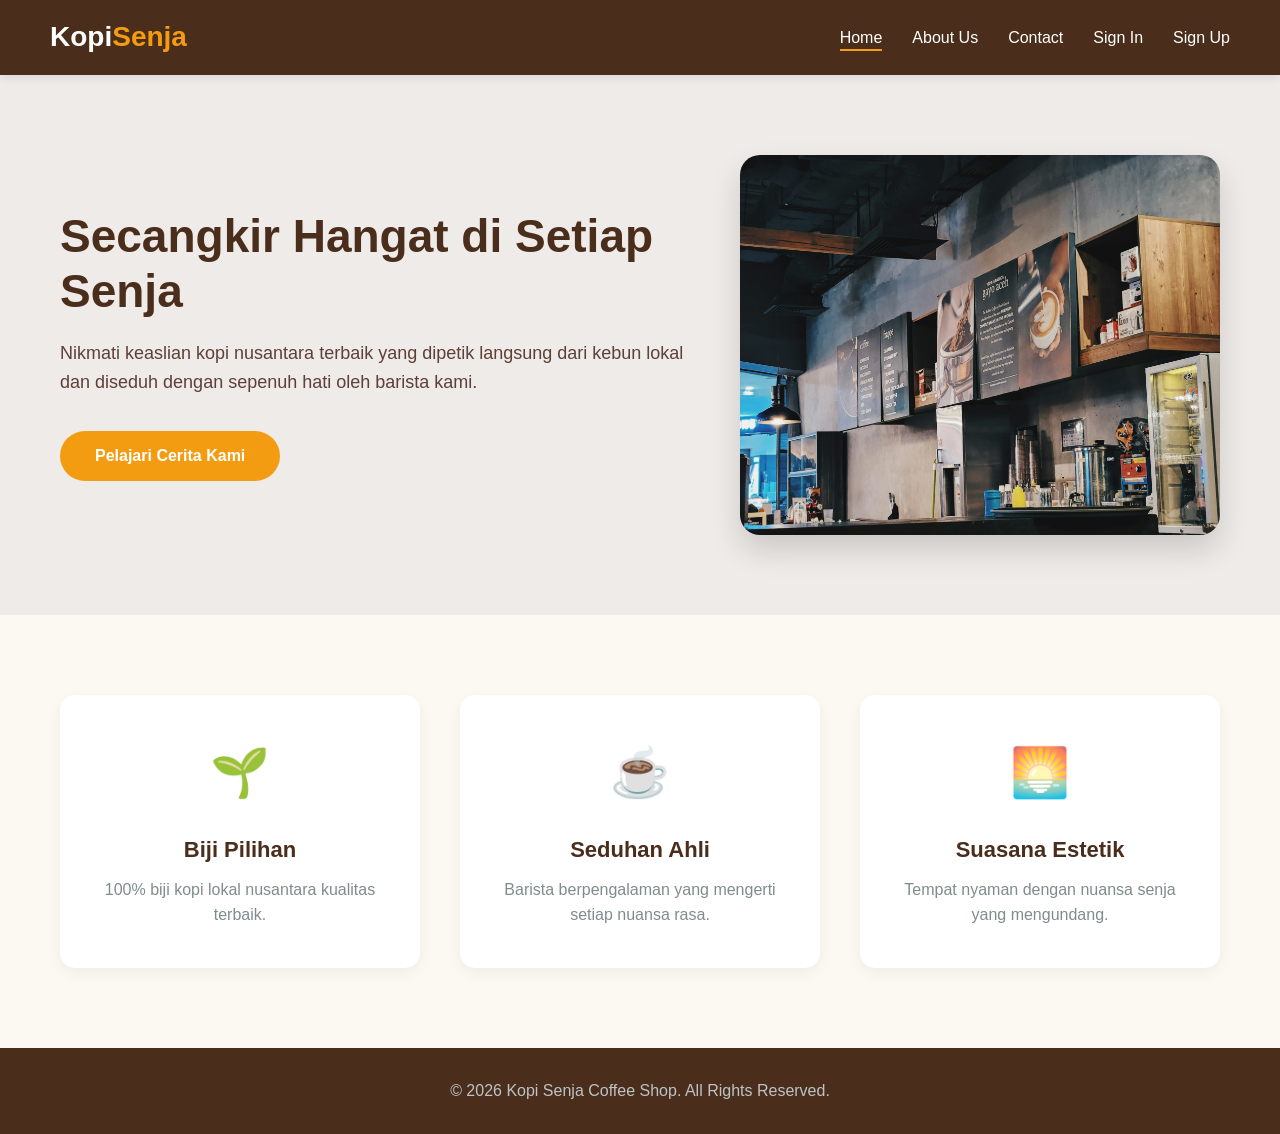
<file: index.html>
<!DOCTYPE html>
<html lang="id">
<head>
    <meta charset="UTF-8">
    <meta name="viewport" content="width=device-width, initial-scale=1.0">
    <title>Kopi Senja - Home</title>
    <link rel="stylesheet" href="style.css">
</head>
<body>

    <nav class="navbar">
        <a href="index.html" class="logo">Kopi<span>Senja</span></a>
        <ul class="nav-links">
            <li><a href="index.html" class="active">Home</a></li>
            <li><a href="about.html">About Us</a></li>
            <li><a href="contact.html">Contact</a></li>
            <li><a href="signin.html">Sign In</a></li>
            <li><a href="signup.html">Sign Up</a></li>
        </ul>
    </nav>

    <main class="main-content">
        
        <section class="hero-home">
            <div class="container hero-container">
                
                <div class="hero-text">
                    <h1 class="hero-title">Secangkir Hangat di Setiap Senja</h1>
                    <p class="hero-subtitle">Nikmati keaslian kopi nusantara terbaik yang dipetik langsung dari kebun lokal dan diseduh dengan sepenuh hati oleh barista kami.</p>
                    <a href="about.html" class="btn">Pelajari Cerita Kami</a>
                </div>
                
                <div class="hero-image-box">
                    <img src="img/foto_home.jpg" alt="Suasana Kopi Senja" class="hero-img">
                </div>

            </div>
        </section>

        <section class="features">
            <div class="container">
                <div class="features-grid">
                    <div class="feature-item">
                        <div class="feature-icon">🌱</div>
                        <h3 class="feature-title">Biji Pilihan</h3>
                        <p class="feature-description">100% biji kopi lokal nusantara kualitas terbaik.</p>
                    </div>
                    <div class="feature-item">
                        <div class="feature-icon">☕</div>
                        <h3 class="feature-title">Seduhan Ahli</h3>
                        <p class="feature-description">Barista berpengalaman yang mengerti setiap nuansa rasa.</p>
                    </div>
                    <div class="feature-item">
                        <div class="feature-icon">🌅</div>
                        <h3 class="feature-title">Suasana Estetik</h3>
                        <p class="feature-description">Tempat nyaman dengan nuansa senja yang mengundang.</p>
                    </div>
                </div>
            </div>
        </section>
    </main>

    <footer>
        <p>&copy; 2026 Kopi Senja Coffee Shop. All Rights Reserved.</p>
    </footer>

</body>
</html>
</file>
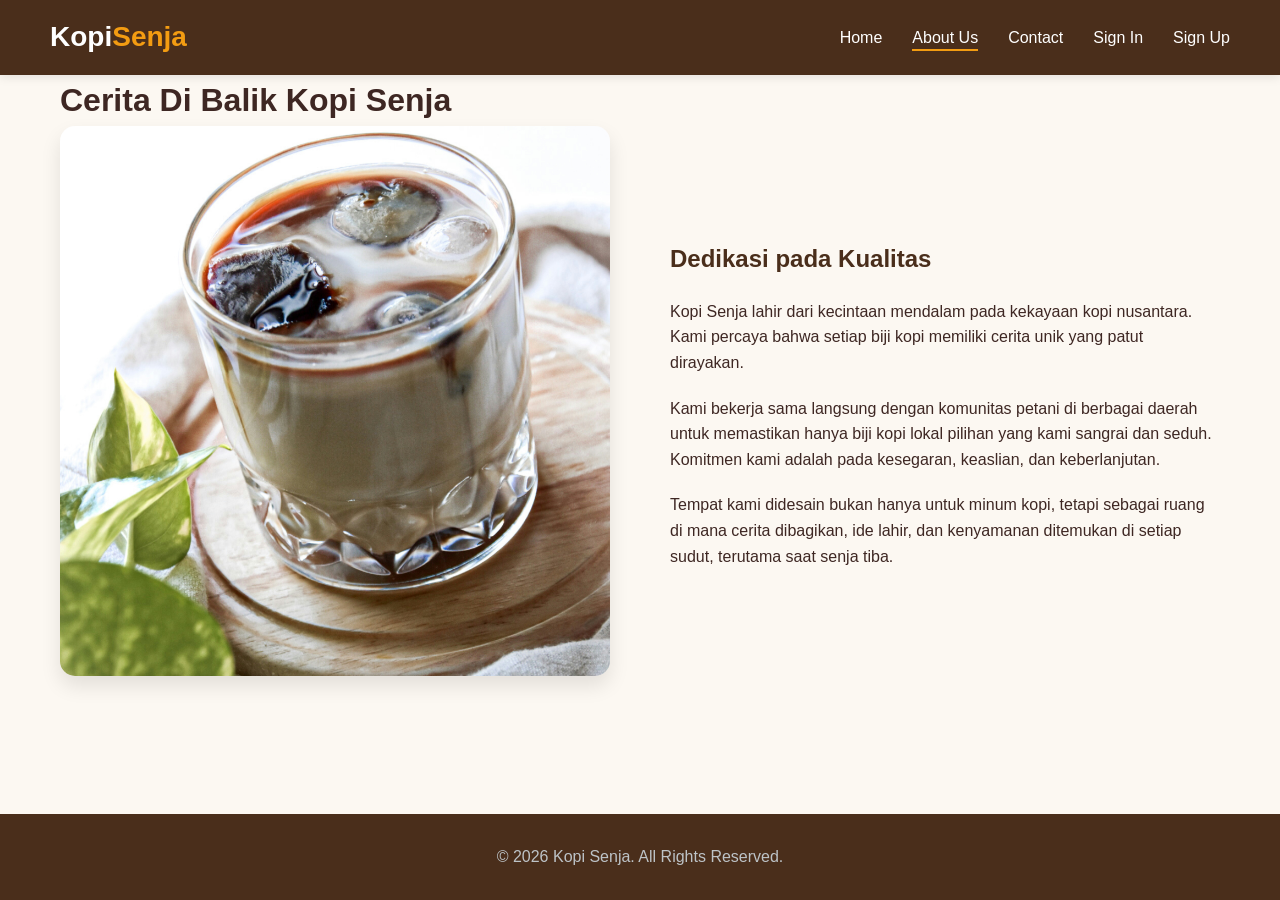
<file: about.html>
<!DOCTYPE html>
<html lang="id">
<head>
    <meta charset="UTF-8">
    <meta name="viewport" content="width=device-width, initial-scale=1.0">
    <title>Kopi Senja - About Us | Cerita Kami</title>
    <link rel="stylesheet" href="style.css">
</head>
<body>

    <nav class="navbar">
        <a href="index.html" class="logo">Kopi<span>Senja</span></a>
        <ul class="nav-links">
            <li><a href="index.html">Home</a></li>
            <li><a href="about.html" class="active">About Us</a></li>
            <li><a href="contact.html">Contact</a></li>
            <li><a href="signin.html">Sign In</a></li>
            <li><a href="signup.html">Sign Up</a></li>
        </ul>
    </nav>

    <main class="main-content">
        <div class="container">
            <h1 class="section-title">Cerita Di Balik Kopi Senja</h1>
            
            
            <div style="display: grid; grid-template-columns: 1fr 1fr; gap: 60px; align-items: center;">
                <div>
                    <img src="img/foto_about.jpg" alt="Detail Proses Kopi" style="width: 100%; border-radius: 15px; box-shadow: 0 10px 20px rgba(0,0,0,0.1);">
                </div>
                <div>
                    <h2 style="color: var(--primary-color); margin-bottom: 20px;">Dedikasi pada Kualitas</h2>
                    <p style="margin-bottom: 20px;">Kopi Senja lahir dari kecintaan mendalam pada kekayaan kopi nusantara. Kami percaya bahwa setiap biji kopi memiliki cerita unik yang patut dirayakan.</p>
                    <p style="margin-bottom: 20px;">Kami bekerja sama langsung dengan komunitas petani di berbagai daerah untuk memastikan hanya biji kopi lokal pilihan yang kami sangrai dan seduh. Komitmen kami adalah pada kesegaran, keaslian, dan keberlanjutan.</p>
                    <p>Tempat kami didesain bukan hanya untuk minum kopi, tetapi sebagai ruang di mana cerita dibagikan, ide lahir, dan kenyamanan ditemukan di setiap sudut, terutama saat senja tiba.</p>
                </div>
            </div>
        </div>
    </main>

    <footer>
        <p>&copy; 2026 Kopi Senja. All Rights Reserved.</p>
    </footer>

</body>
</html>
</file>
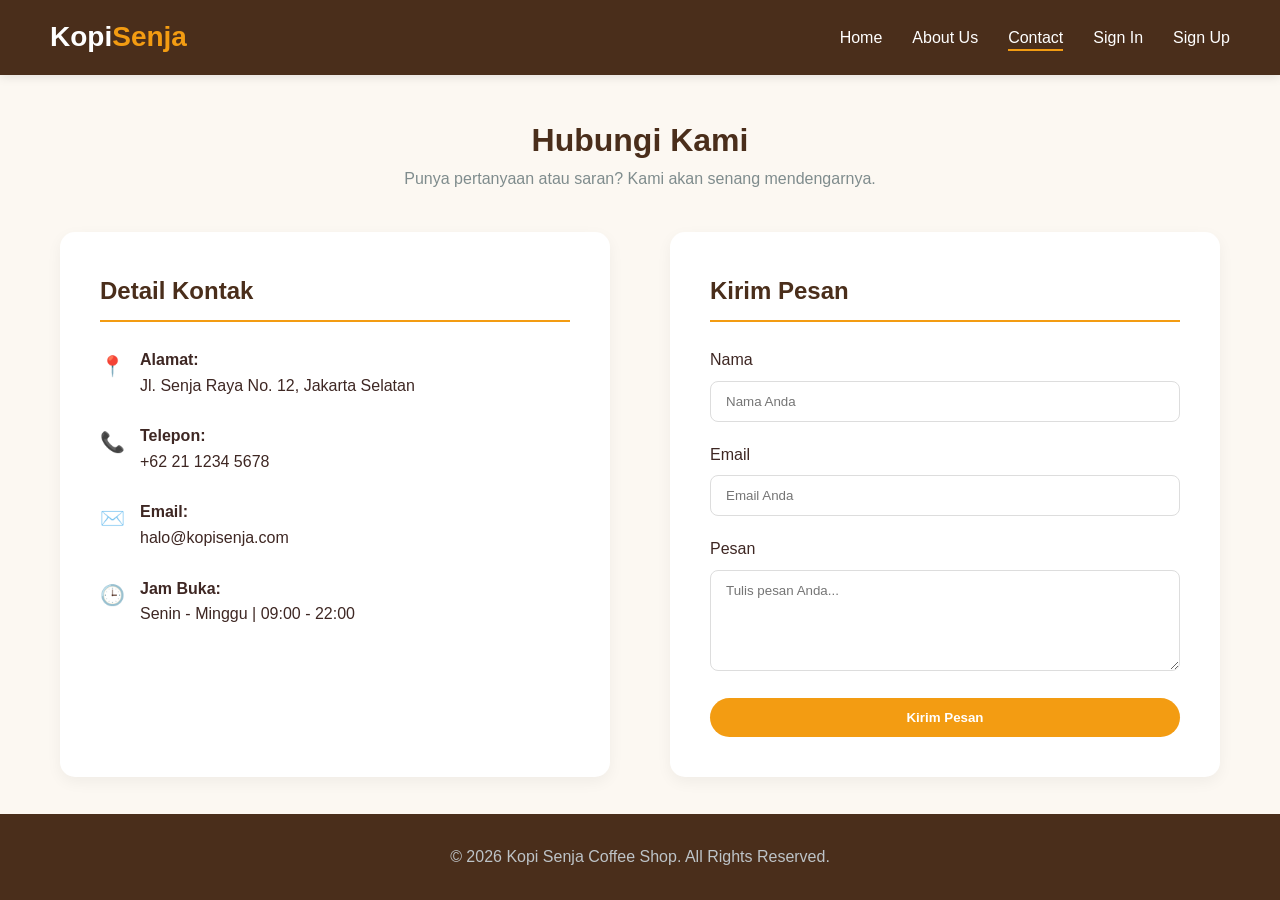
<file: contact.html>
<!DOCTYPE html>
<html lang="id">
<head>
    <meta charset="UTF-8">
    <meta name="viewport" content="width=device-width, initial-scale=1.0">
    <title>Kopi Senja - Contact Us | Hubungi Kami</title>
    <link rel="stylesheet" href="style.css">
    <style>
        .contact-grid {
            display: grid;
            grid-template-columns: 1fr 1fr;
            gap: 60px;
            margin-top: 40px;
        }
        .contact-info {
            background: var(--white);
            padding: 40px;
            border-radius: 15px;
            box-shadow: 0 5px 15px rgba(0,0,0,0.05);
            text-align: left; /* Memastikan teks info rata kiri */
        }
        .info-item {
            margin-bottom: 25px;
            display: flex;
            align-items: flex-start;
            gap: 15px;
        }
        .info-icon {
            font-size: 20px;
            color: var(--accent-color);
            margin-top: 3px;
        }
        .contact-form {
            background: var(--white);
            padding: 40px;
            border-radius: 15px;
            box-shadow: 0 5px 15px rgba(0,0,0,0.05);
            text-align: left;
        }
        .form-group {
            margin-bottom: 20px;
        }
        .form-group label {
            display: block;
            margin-bottom: 8px;
            font-weight: 500;
        }
        .form-group input, .form-group textarea {
            width: 100%;
            padding: 12px 15px;
            border: 1px solid #ddd;
            border-radius: 8px;
        }
        
        /* Responsif untuk HP */
        @media (max-width: 768px) {
            .contact-grid {
                grid-template-columns: 1fr;
                gap: 30px;
            }
        }
    </style>
</head>
<body>

    <nav class="navbar">
        <a href="index.html" class="logo">Kopi<span>Senja</span></a>
        <ul class="nav-links">
            <li><a href="index.html">Home</a></li>
            <li><a href="about.html">About Us</a></li>
            <li><a href="contact.html" class="active">Contact</a></li>
            <li><a href="signin.html">Sign In</a></li>
            <li><a href="signup.html">Sign Up</a></li>
        </ul>
    </nav>

    <main class="main-content">
        <div class="container">
            <h1 class="section-title" style="text-align: center; margin-top: 40px; color: var(--primary-color);">Hubungi Kami</h1>
            <p class="section-subtitle" style="text-align: center; color: #7f8c8d; margin-bottom: 20px;">Punya pertanyaan atau saran? Kami akan senang mendengarnya.</p>
            
            <div class="contact-grid">
                <div class="contact-info">
                    <h3 style="margin-bottom: 25px; color: var(--primary-color); font-size: 24px; border-bottom: 2px solid var(--accent-color); padding-bottom: 10px;">Detail Kontak</h3>
                    
                    <div class="info-item">
                        <span class="info-icon">📍</span>
                        <div>
                            <strong>Alamat:</strong>
                            <p>Jl. Senja Raya No. 12, Jakarta Selatan</p>
                        </div>
                    </div>
                    
                    <div class="info-item">
                        <span class="info-icon">📞</span>
                        <div>
                            <strong>Telepon:</strong>
                            <p>+62 21 1234 5678</p>
                        </div>
                    </div>
                    
                    <div class="info-item">
                        <span class="info-icon">✉️</span>
                        <div>
                            <strong>Email:</strong>
                            <p>halo@kopisenja.com</p>
                        </div>
                    </div>
                    
                    <div class="info-item">
                        <span class="info-icon">🕒</span>
                        <div>
                            <strong>Jam Buka:</strong>
                            <p>Senin - Minggu | 09:00 - 22:00</p>
                        </div>
                    </div>
                </div>
                
                <div class="contact-form">
                    <h3 style="margin-bottom: 25px; color: var(--primary-color); font-size: 24px; border-bottom: 2px solid var(--accent-color); padding-bottom: 10px;">Kirim Pesan</h3>
                    <form action="#">
                        <div class="form-group">
                            <label for="name">Nama</label>
                            <input type="text" id="name" placeholder="Nama Anda" required>
                        </div>
                        <div class="form-group">
                            <label for="email">Email</label>
                            <input type="email" id="email" placeholder="Email Anda" required>
                        </div>
                        <div class="form-group">
                            <label for="message">Pesan</label>
                            <textarea id="message" rows="5" placeholder="Tulis pesan Anda..." required></textarea>
                        </div>
                        <button type="submit" class="btn" style="width: 100%;">Kirim Pesan</button>
                    </form>
                </div>
            </div>
        </div>
    </main>

    <footer>
        <p>&copy; 2026 Kopi Senja Coffee Shop. All Rights Reserved.</p>
    </footer>

</body>
</html>
</file>
<file: style.css>
/* --- RESET & VARIABEL (Global) --- */
* {
    margin: 0;
    padding: 0;
    box-sizing: border-box;
    font-family: 'Poppins', sans-serif;
}

:root {
    --primary-color: #4a2e1b; 
    --accent-color: #f39c12;  
    --bg-color: #fcf8f2;       
    --text-color: #3e2723;
    --white: #ffffff;
    --transition: 0.3s ease;
}

body {
    background-color: var(--bg-color);
    color: var(--text-color);
    line-height: 1.6;
    display: flex;
    flex-direction: column;
    min-height: 100vh;
}

a {
    text-decoration: none;
    color: inherit;
    transition: var(--transition);
}

ul {
    list-style: none;
}

/* --- TOMBOL UTAMA (CTA) --- */
.btn {
    display: inline-block;
    padding: 12px 35px;
    background-color: var(--accent-color);
    color: var(--white);
    border-radius: 30px;
    font-weight: 600;
    border: none;
    cursor: pointer;
    transition: var(--transition);
}

.btn:hover {
    background-color: #e67e22;
    transform: translateY(-2px);
}

/* --- KONTEN UTAMA --- */
.container {
    max-width: 1200px;
    margin: 0 auto;
    padding: 0 20px;
}

/* --- MENU NAVIGASI (NAVBAR) --- */
.navbar {
    background-color: var(--primary-color);
    color: var(--white);
    padding: 15px 50px;
    display: flex;
    justify-content: space-between;
    align-items: center;
    position: sticky;
    top: 0;
    z-index: 1000;
    box-shadow: 0 2px 10px rgba(0,0,0,0.1);
}

.logo {
    font-size: 28px;
    font-weight: 700;
}

.logo span {
    color: var(--accent-color);
}

.nav-links {
    display: flex;
    gap: 30px;
}

.nav-links a {
    font-weight: 500;
    font-size: 16px;
    padding: 5px 0;
    position: relative;
}

.nav-links a::after {
    content: '';
    position: absolute;
    width: 0;
    height: 2px;
    bottom: 0;
    left: 0;
    background-color: var(--accent-color);
    transition: var(--transition);
}

.nav-links a:hover::after,
.nav-links a.active::after {
    width: 100%;
}

.nav-links a:hover {
    color: var(--accent-color);
}

/* ========================================================
   PENGATURAN BARU: HERO HOME (FOTO LEBIH KECIL)
   ======================================================== */

.hero-home {
    padding: 80px 0;
    background-color: #efebe9; /* Background kontras tipis untuk area hero */
}

/* Membuat isi teks dan foto berjejer kanan-kiri */
.hero-container {
    display: flex;
    align-items: center;
    justify-content: space-between;
    gap: 50px;
}

/* Sisi Teks */
.hero-text {
    flex: 1;
    text-align: left;
}

.hero-title {
    font-size: 46px;
    font-weight: 700;
    color: var(--primary-color);
    margin-bottom: 20px;
    line-height: 1.2;
}

.hero-subtitle {
    font-size: 18px;
    color: #5d4037;
    margin-bottom: 35px;
}

/* Sisi Bingkai Foto (Pembatas Ukuran) */
.hero-image-box {
    flex: 1;
    max-width: 480px; /* Lebar foto maksimal dikunci disini */
    display: flex;
    justify-content: center;
}

/* Pengaturan Detail Foto */
.hero-img {
    width: 100%;
    height: 380px; /* Tinggi foto dikunci disini */
    object-fit: cover; /* Foto dipotong rapi otomatis, tidak penyok/gepeng */
    border-radius: 20px; /* Sudut melengkung halus */
    box-shadow: 0 15px 30px rgba(0,0,0,0.15); /* Efek bayangan estetik */
}

/* --- FEATURE SECTION (Grid Bawah) --- */
.features {
    padding: 80px 0;
}

.features-grid {
    display: grid;
    grid-template-columns: repeat(auto-fit, minmax(300px, 1fr));
    gap: 40px;
}

.feature-item {
    background: var(--white);
    padding: 40px;
    border-radius: 15px;
    box-shadow: 0 5px 15px rgba(0,0,0,0.05);
    text-align: center;
    transition: var(--transition);
}

.feature-item:hover {
    transform: translateY(-5px);
    box-shadow: 0 10px 25px rgba(0,0,0,0.1);
}

.feature-icon {
    font-size: 48px;
    color: var(--accent-color);
    margin-bottom: 20px;
}

.feature-title {
    font-size: 22px;
    color: var(--primary-color);
    margin-bottom: 10px;
}

.feature-description {
    color: #7f8c8d;
}

/* --- RESPONSIF HP (Otomatis Susun Kebawah di Layar Kecil) --- */
@media (max-width: 768px) {
    .navbar {
        padding: 15px 20px;
    }
    .hero-container {
        flex-direction: column-reverse; /* Foto pindah ke atas teks saat di HP */
        text-align: center;
        gap: 30px;
    }
    .hero-text {
        text-align: center;
    }
    .hero-title {
        font-size: 32px;
    }
    .hero-img {
        height: 28px0px; /* Di HP ukuran foto mengecil lagi otomatis */
    }
}

/* --- FOOTER --- */
footer {
    background-color: var(--primary-color);
    color: #bdc3c7;
    text-align: center;
    padding: 30px;
    margin-top: auto;
}
</file>
